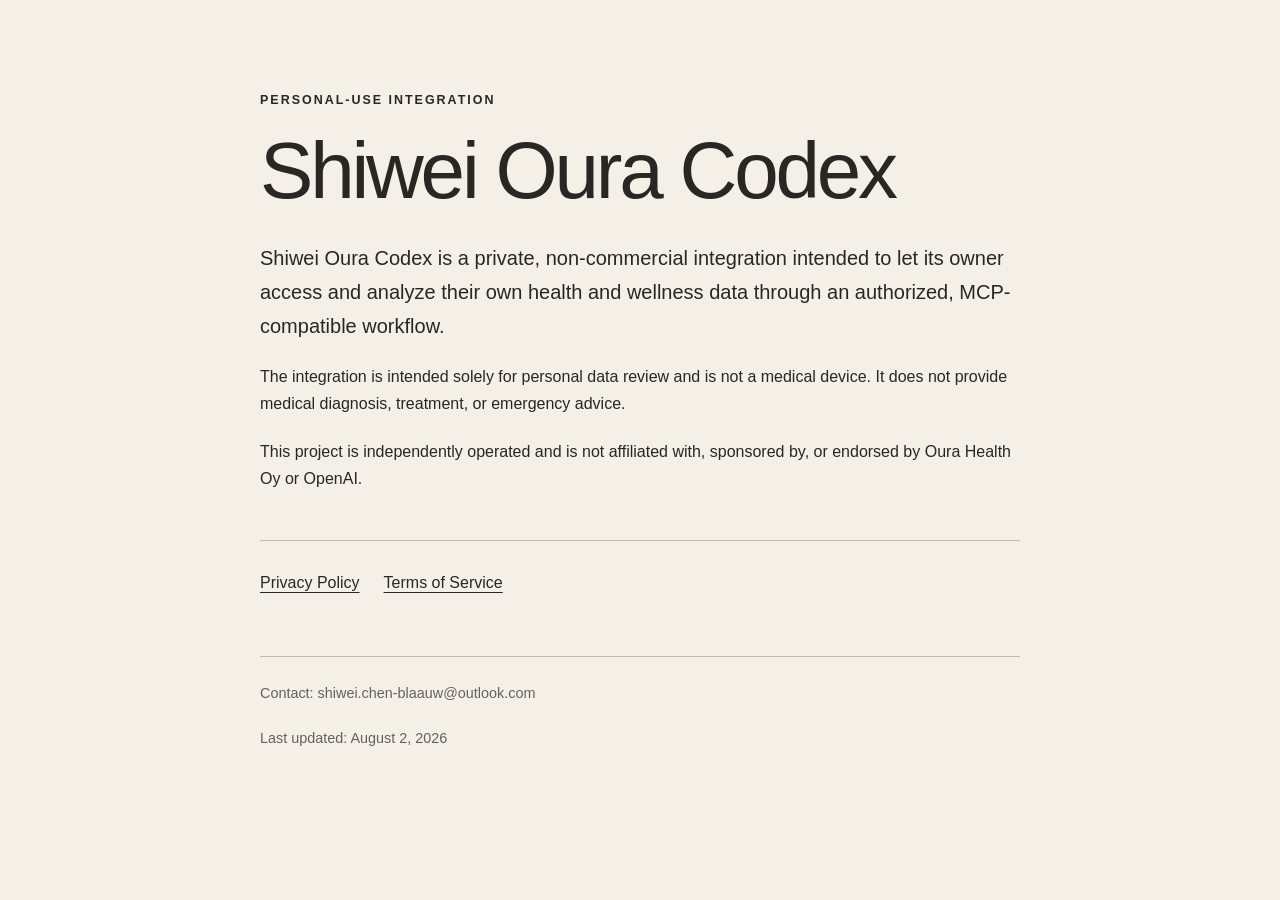
<file: index.html>
<!DOCTYPE html>
<html lang="en">
<head>
  <meta charset="UTF-8">
  <meta name="viewport" content="width=device-width, initial-scale=1.0">
  <title>Shiwei Oura Codex</title>
  <meta
    name="description"
    content="A private personal-use health data integration."
  >
  <link rel="stylesheet" href="style.css">
</head>

<body>
  <main class="container">
    <p class="eyebrow">PERSONAL-USE INTEGRATION</p>

    <h1>Shiwei Oura Codex</h1>

    <p class="lead">
      Shiwei Oura Codex is a private, non-commercial integration intended
      to let its owner access and analyze their own health and wellness data
      through an authorized, MCP-compatible workflow.
    </p>

    <p>
      The integration is intended solely for personal data review and is not
      a medical device. It does not provide medical diagnosis, treatment,
      or emergency advice.
    </p>

    <p>
      This project is independently operated and is not affiliated with,
      sponsored by, or endorsed by Oura Health Oy or OpenAI.
    </p>

    <nav class="links" aria-label="Legal pages">
      <a href="privacy.html">Privacy Policy</a>
      <a href="terms.html">Terms of Service</a>
    </nav>

    <footer>
      <p>Contact: shiwei.chen-blaauw@outlook.com</p>
      <p>Last updated: August 2, 2026</p>
    </footer>
  </main>
</body>
</html>
</file>
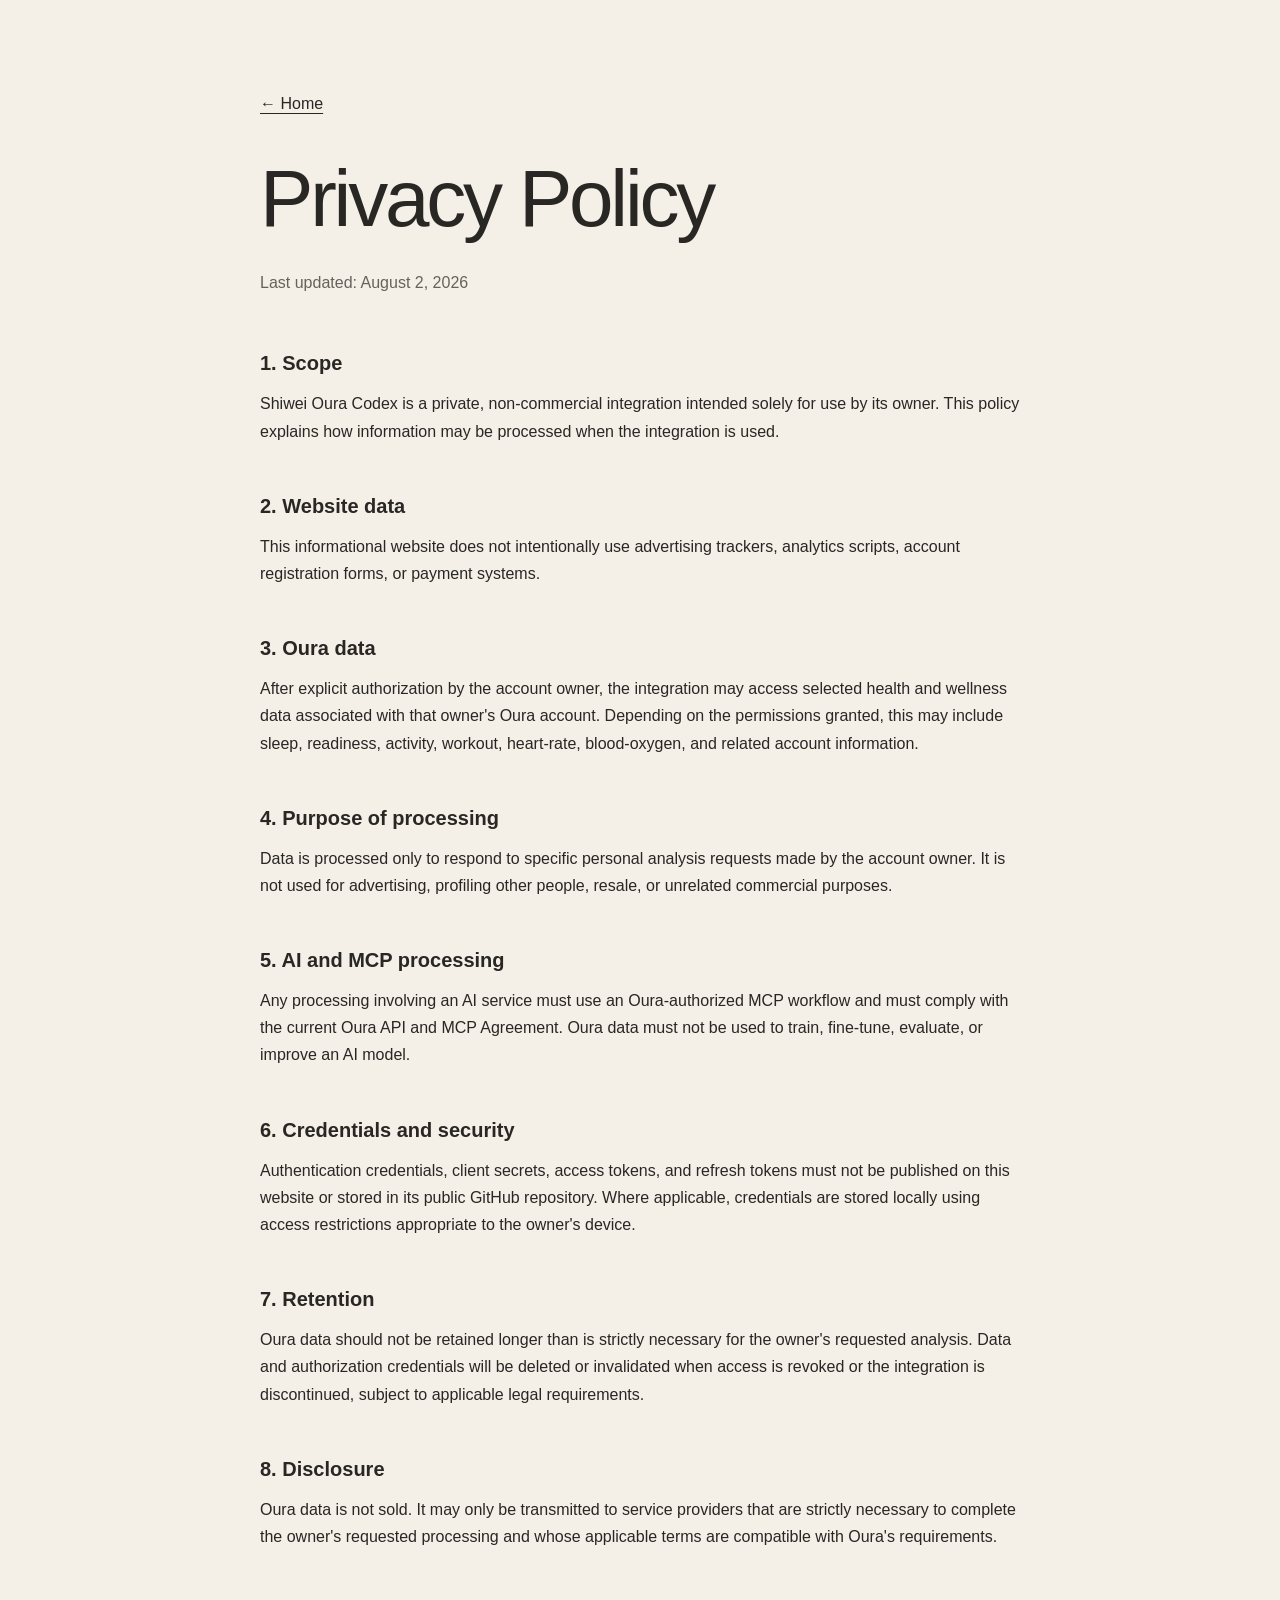
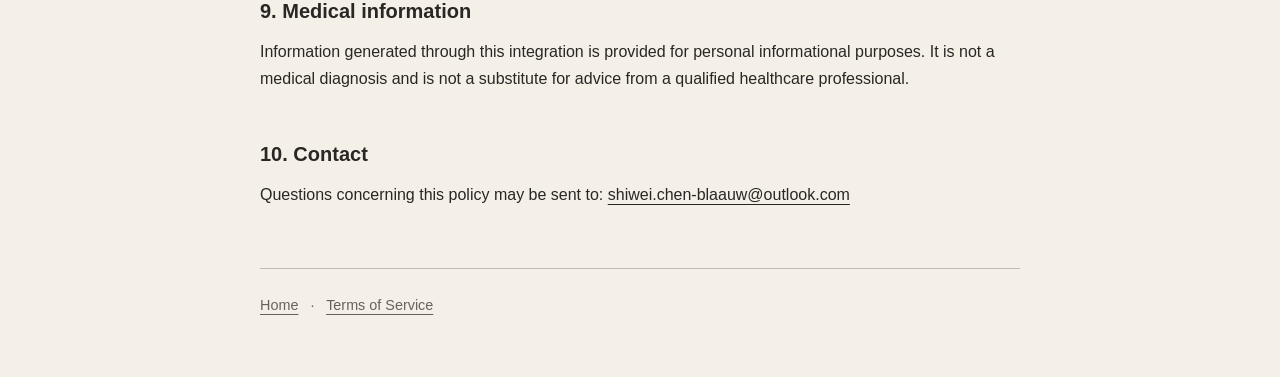
<file: privacy.html>
<!DOCTYPE html>
<html lang="en">
<head>
  <meta charset="UTF-8">
  <meta name="viewport" content="width=device-width, initial-scale=1.0">
  <title>Privacy Policy — Shiwei Oura Codex</title>
  <link rel="stylesheet" href="style.css">
</head>

<body>
  <main class="container legal">
    <a class="back-link" href="index.html">← Home</a>

    <h1>Privacy Policy</h1>
    <p class="updated">Last updated: August 2, 2026</p>

    <h2>1. Scope</h2>
    <p>
      Shiwei Oura Codex is a private, non-commercial integration intended
      solely for use by its owner. This policy explains how information may
      be processed when the integration is used.
    </p>

    <h2>2. Website data</h2>
    <p>
      This informational website does not intentionally use advertising
      trackers, analytics scripts, account registration forms, or payment
      systems.
    </p>

    <h2>3. Oura data</h2>
    <p>
      After explicit authorization by the account owner, the integration may
      access selected health and wellness data associated with that owner's
      Oura account. Depending on the permissions granted, this may include
      sleep, readiness, activity, workout, heart-rate, blood-oxygen, and
      related account information.
    </p>

    <h2>4. Purpose of processing</h2>
    <p>
      Data is processed only to respond to specific personal analysis requests
      made by the account owner. It is not used for advertising, profiling
      other people, resale, or unrelated commercial purposes.
    </p>

    <h2>5. AI and MCP processing</h2>
    <p>
      Any processing involving an AI service must use an Oura-authorized
      MCP workflow and must comply with the current Oura API and MCP Agreement.
      Oura data must not be used to train, fine-tune, evaluate, or improve an
      AI model.
    </p>

    <h2>6. Credentials and security</h2>
    <p>
      Authentication credentials, client secrets, access tokens, and refresh
      tokens must not be published on this website or stored in its public
      GitHub repository. Where applicable, credentials are stored locally
      using access restrictions appropriate to the owner's device.
    </p>

    <h2>7. Retention</h2>
    <p>
      Oura data should not be retained longer than is strictly necessary for
      the owner's requested analysis. Data and authorization credentials will
      be deleted or invalidated when access is revoked or the integration is
      discontinued, subject to applicable legal requirements.
    </p>

    <h2>8. Disclosure</h2>
    <p>
      Oura data is not sold. It may only be transmitted to service providers
      that are strictly necessary to complete the owner's requested processing
      and whose applicable terms are compatible with Oura's requirements.
    </p>

    <h2>9. Medical information</h2>
    <p>
      Information generated through this integration is provided for personal
      informational purposes. It is not a medical diagnosis and is not a
      substitute for advice from a qualified healthcare professional.
    </p>

    <h2>10. Contact</h2>
    <p>
      Questions concerning this policy may be sent to:
      <a href="mailto:shiwei.chen-blaauw@outlook.com">
        shiwei.chen-blaauw@outlook.com
      </a>
    </p>

    <footer>
      <a href="index.html">Home</a>
      <span>·</span>
      <a href="terms.html">Terms of Service</a>
    </footer>
  </main>
</body>
</html>
</file>
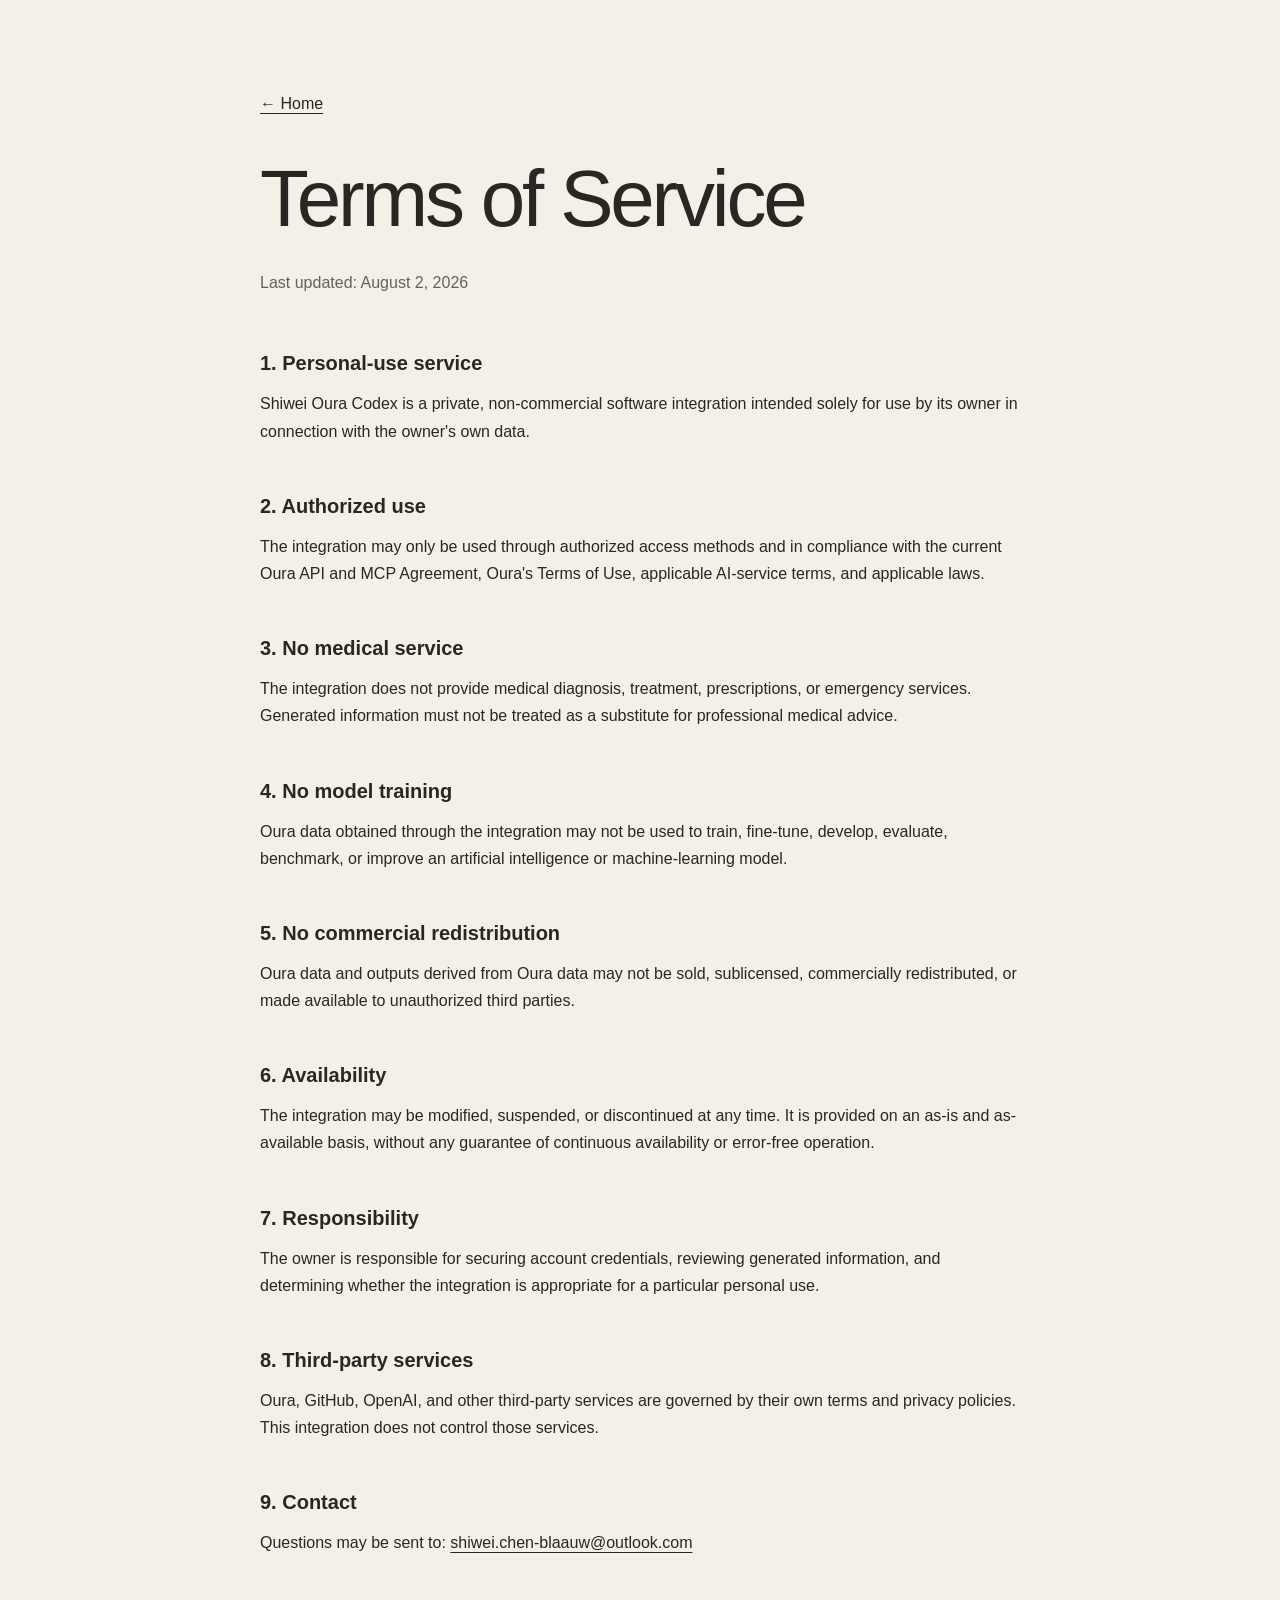
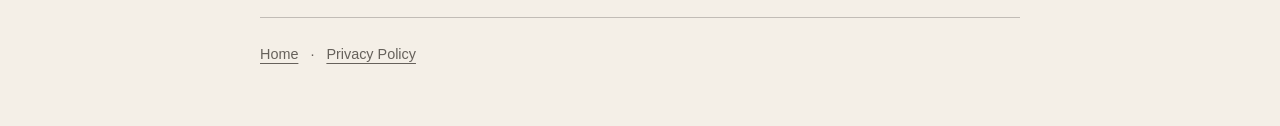
<file: terms.html>
<!DOCTYPE html>
<html lang="en">
<head>
  <meta charset="UTF-8">
  <meta name="viewport" content="width=device-width, initial-scale=1.0">
  <title>Terms of Service — Shiwei Oura Codex</title>
  <link rel="stylesheet" href="style.css">
</head>

<body>
  <main class="container legal">
    <a class="back-link" href="index.html">← Home</a>

    <h1>Terms of Service</h1>
    <p class="updated">Last updated: August 2, 2026</p>

    <h2>1. Personal-use service</h2>
    <p>
      Shiwei Oura Codex is a private, non-commercial software integration
      intended solely for use by its owner in connection with the owner's
      own data.
    </p>

    <h2>2. Authorized use</h2>
    <p>
      The integration may only be used through authorized access methods and
      in compliance with the current Oura API and MCP Agreement, Oura's Terms
      of Use, applicable AI-service terms, and applicable laws.
    </p>

    <h2>3. No medical service</h2>
    <p>
      The integration does not provide medical diagnosis, treatment,
      prescriptions, or emergency services. Generated information must not
      be treated as a substitute for professional medical advice.
    </p>

    <h2>4. No model training</h2>
    <p>
      Oura data obtained through the integration may not be used to train,
      fine-tune, develop, evaluate, benchmark, or improve an artificial
      intelligence or machine-learning model.
    </p>

    <h2>5. No commercial redistribution</h2>
    <p>
      Oura data and outputs derived from Oura data may not be sold,
      sublicensed, commercially redistributed, or made available to
      unauthorized third parties.
    </p>

    <h2>6. Availability</h2>
    <p>
      The integration may be modified, suspended, or discontinued at any time.
      It is provided on an as-is and as-available basis, without any guarantee
      of continuous availability or error-free operation.
    </p>

    <h2>7. Responsibility</h2>
    <p>
      The owner is responsible for securing account credentials, reviewing
      generated information, and determining whether the integration is
      appropriate for a particular personal use.
    </p>

    <h2>8. Third-party services</h2>
    <p>
      Oura, GitHub, OpenAI, and other third-party services are governed by
      their own terms and privacy policies. This integration does not control
      those services.
    </p>

    <h2>9. Contact</h2>
    <p>
      Questions may be sent to:
      <a href="mailto:shiwei.chen-blaauw@outlook.com">
        shiwei.chen-blaauw@outlook.com
      </a>
    </p>

    <footer>
      <a href="index.html">Home</a>
      <span>·</span>
      <a href="privacy.html">Privacy Policy</a>
    </footer>
  </main>
</body>
</html>
</file>
<file: style.css>
:root {
  font-family:
    Inter, -apple-system, BlinkMacSystemFont, "Segoe UI", sans-serif;
  color: #292724;
  background: #f4efe7;
  line-height: 1.7;
}

* {
  box-sizing: border-box;
}

body {
  margin: 0;
}

.container {
  width: min(760px, calc(100% - 40px));
  margin: 0 auto;
  padding: 90px 0 60px;
}

.eyebrow {
  margin-bottom: 18px;
  font-size: 0.78rem;
  font-weight: 600;
  letter-spacing: 0.16em;
}

h1 {
  margin: 0 0 28px;
  font-size: clamp(2.5rem, 8vw, 5rem);
  font-weight: 400;
  line-height: 1.05;
  letter-spacing: -0.04em;
}

h2 {
  margin-top: 44px;
  margin-bottom: 10px;
  font-size: 1.25rem;
}

p {
  margin: 0 0 20px;
}

.lead {
  font-size: 1.25rem;
}

a {
  color: inherit;
  text-underline-offset: 4px;
}

.links {
  display: flex;
  gap: 24px;
  margin: 48px 0;
  padding-top: 28px;
  border-top: 1px solid rgba(41, 39, 36, 0.25);
}

.updated {
  margin-bottom: 50px;
  color: #66615b;
}

.back-link {
  display: inline-block;
  margin-bottom: 40px;
}

footer {
  margin-top: 60px;
  padding-top: 24px;
  border-top: 1px solid rgba(41, 39, 36, 0.25);
  font-size: 0.9rem;
  color: #66615b;
}

footer span {
  margin: 0 8px;
}

@media (max-width: 600px) {
  .container {
    padding-top: 55px;
  }

  .links {
    flex-direction: column;
    gap: 10px;
  }
}
</file>
